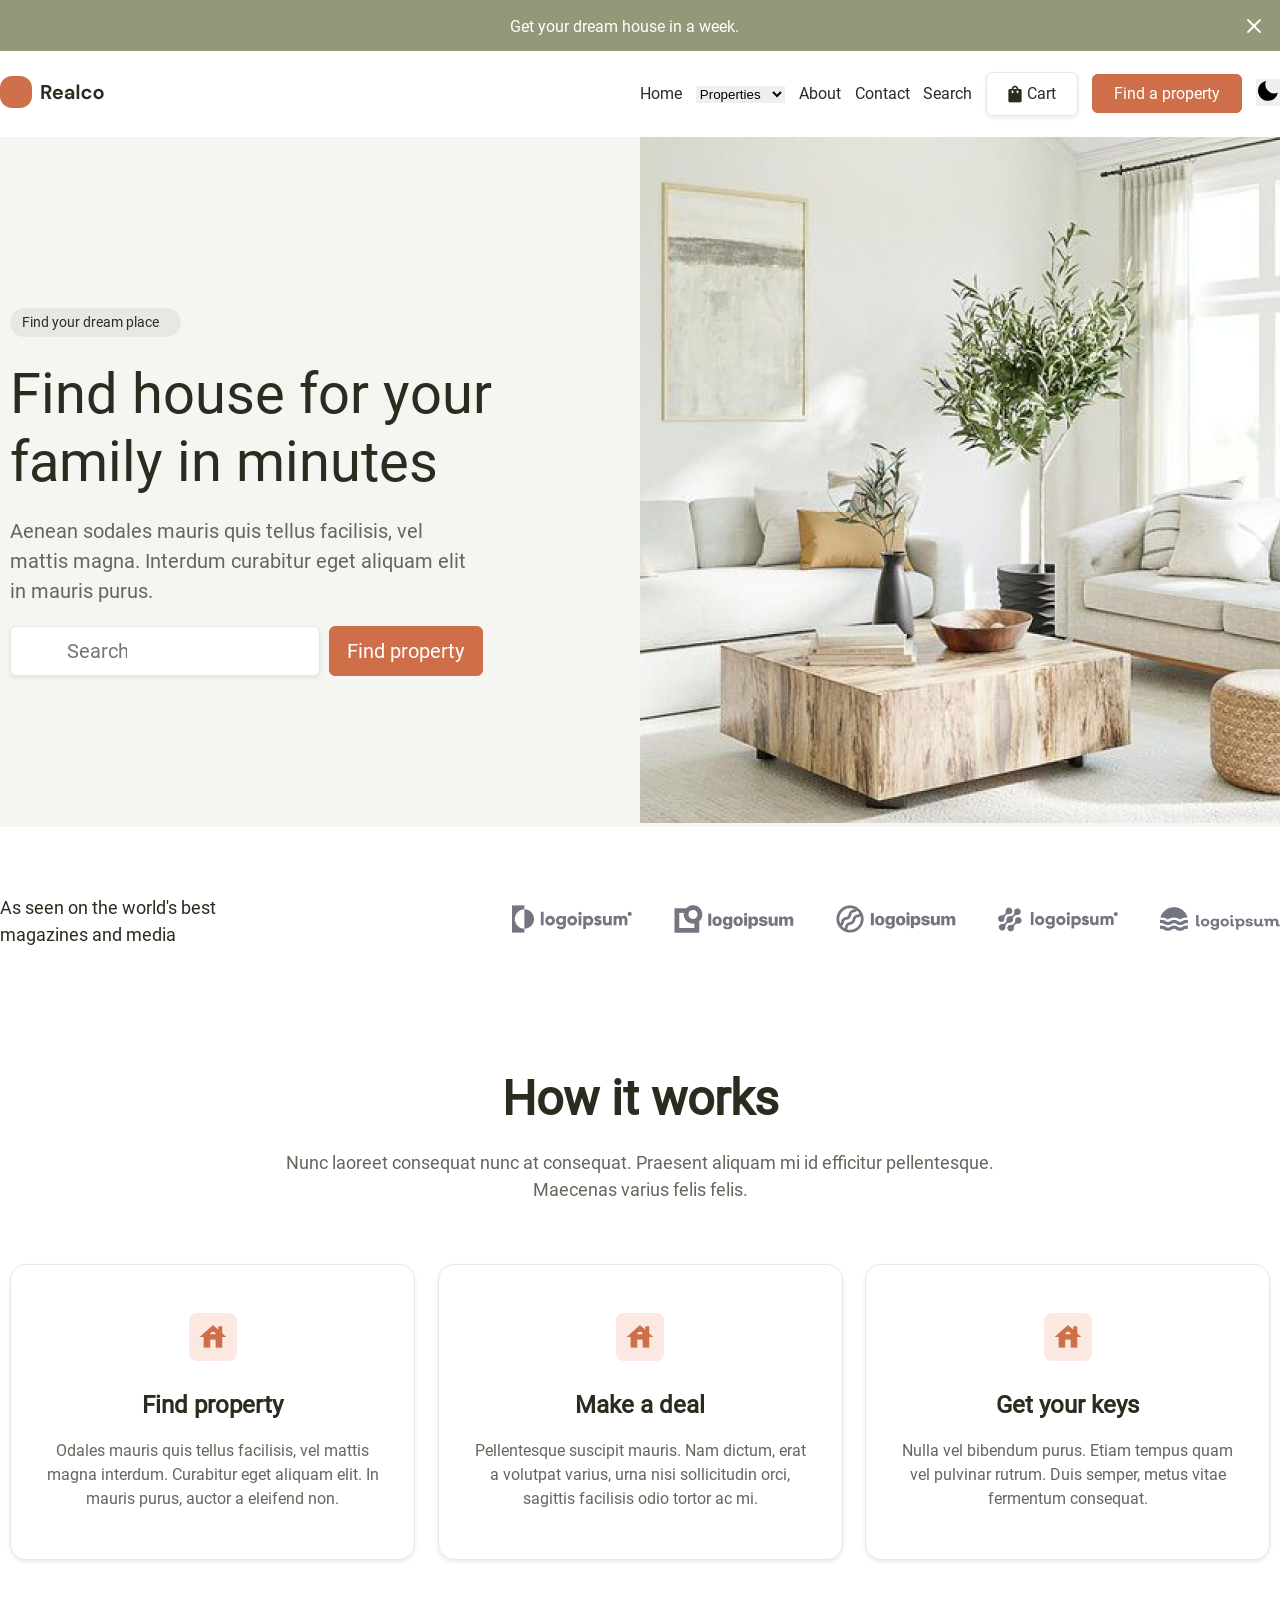
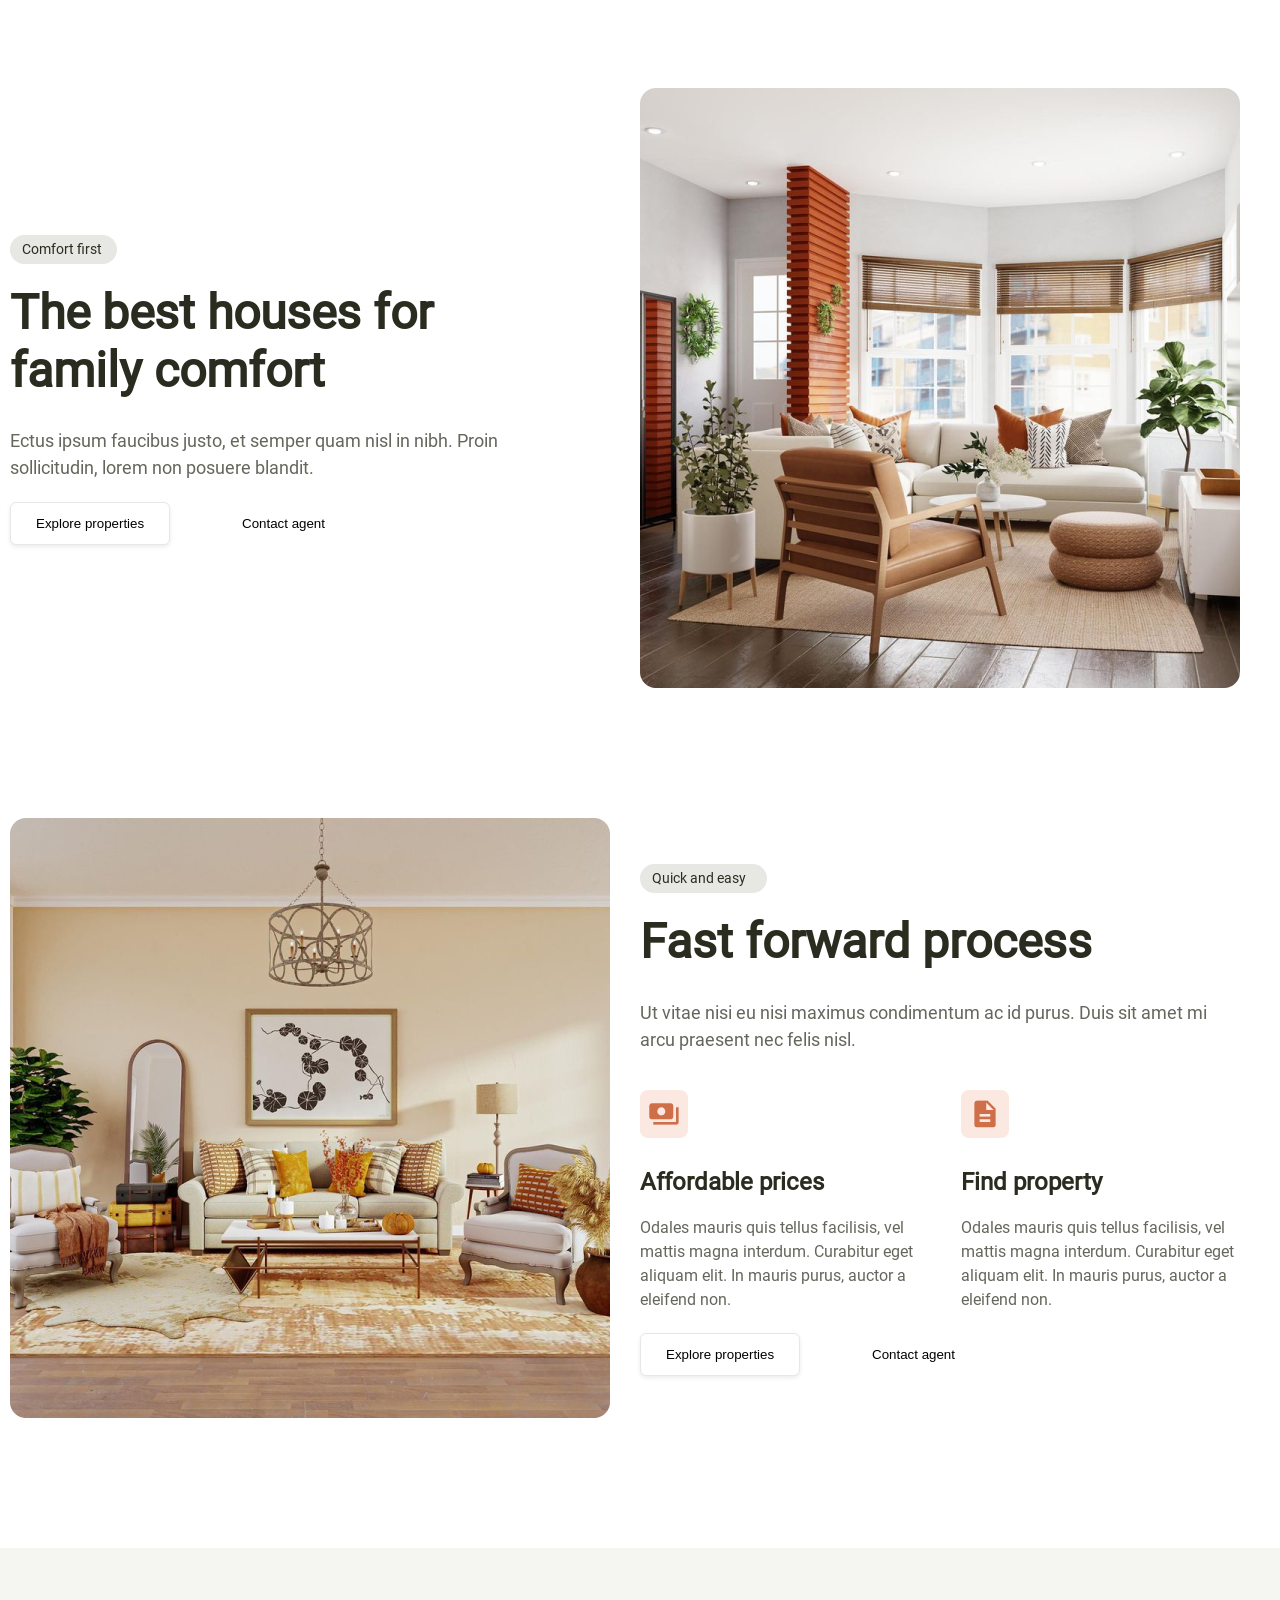
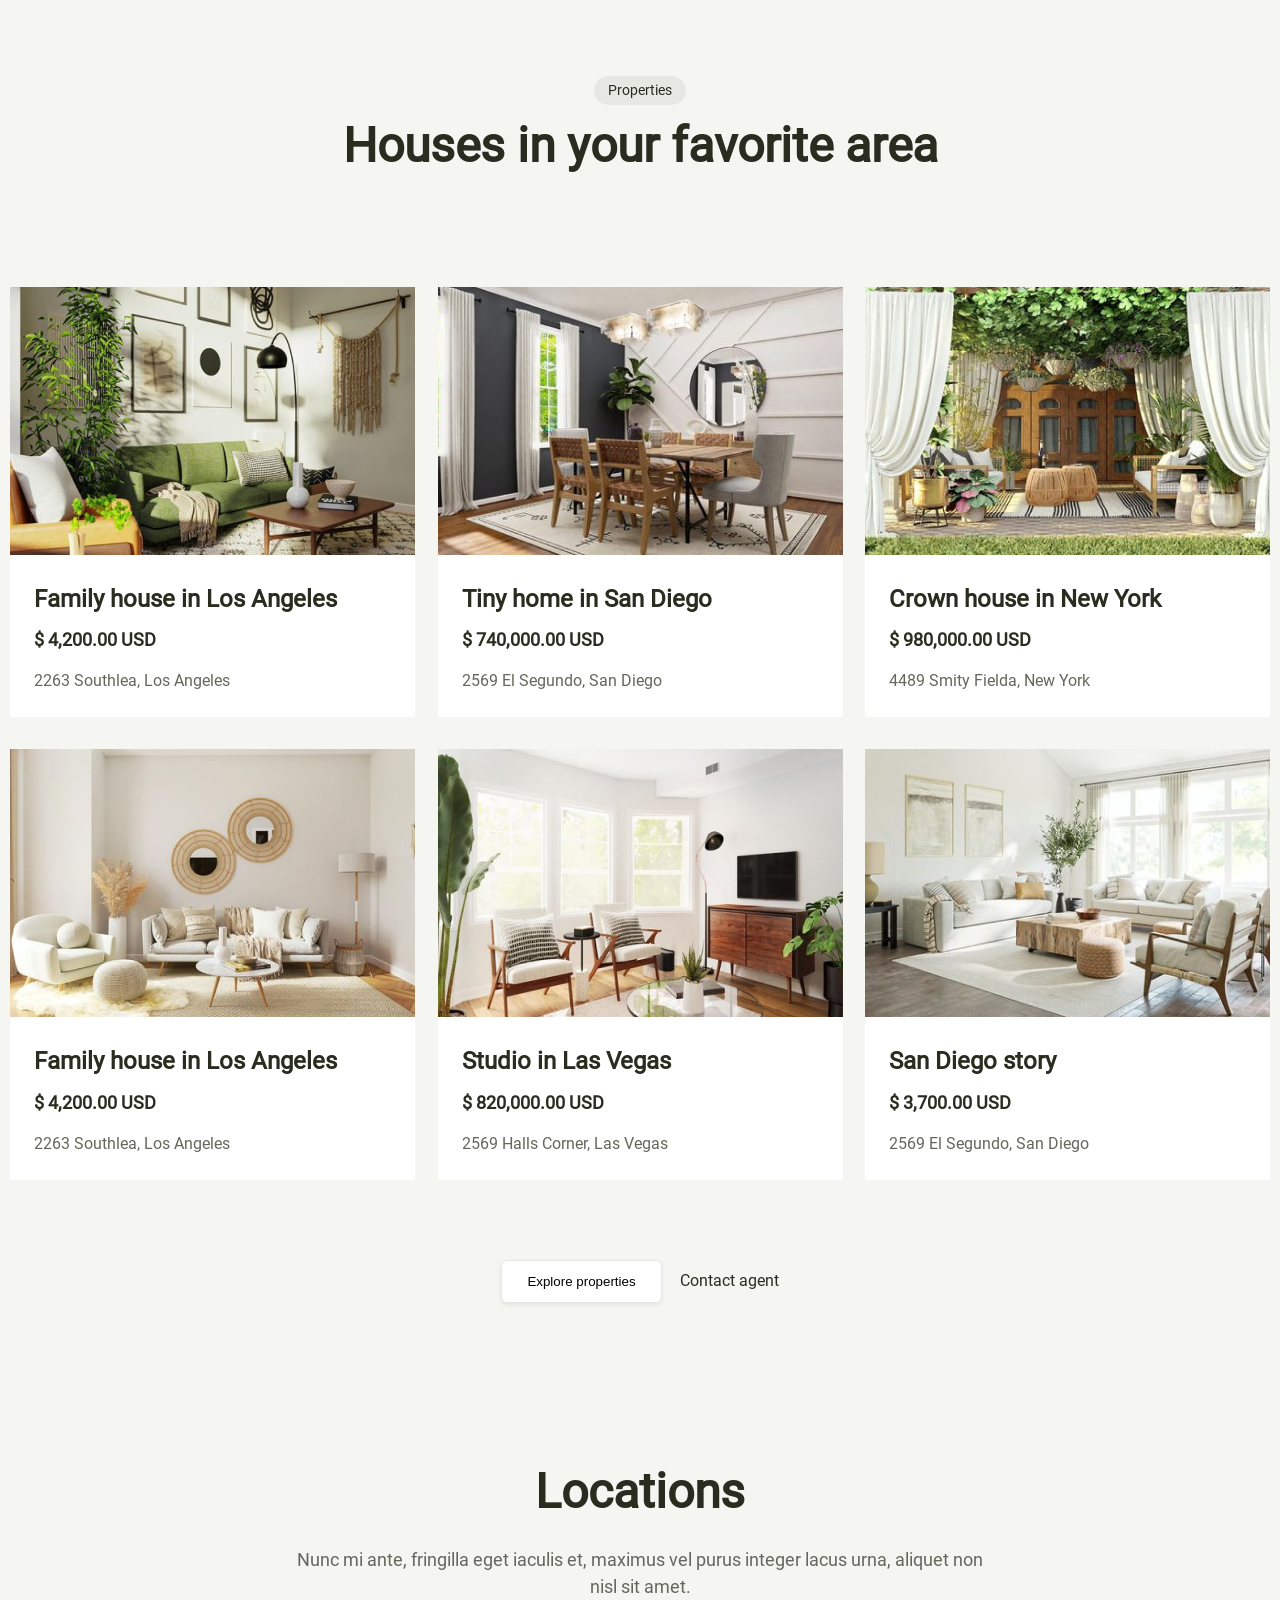
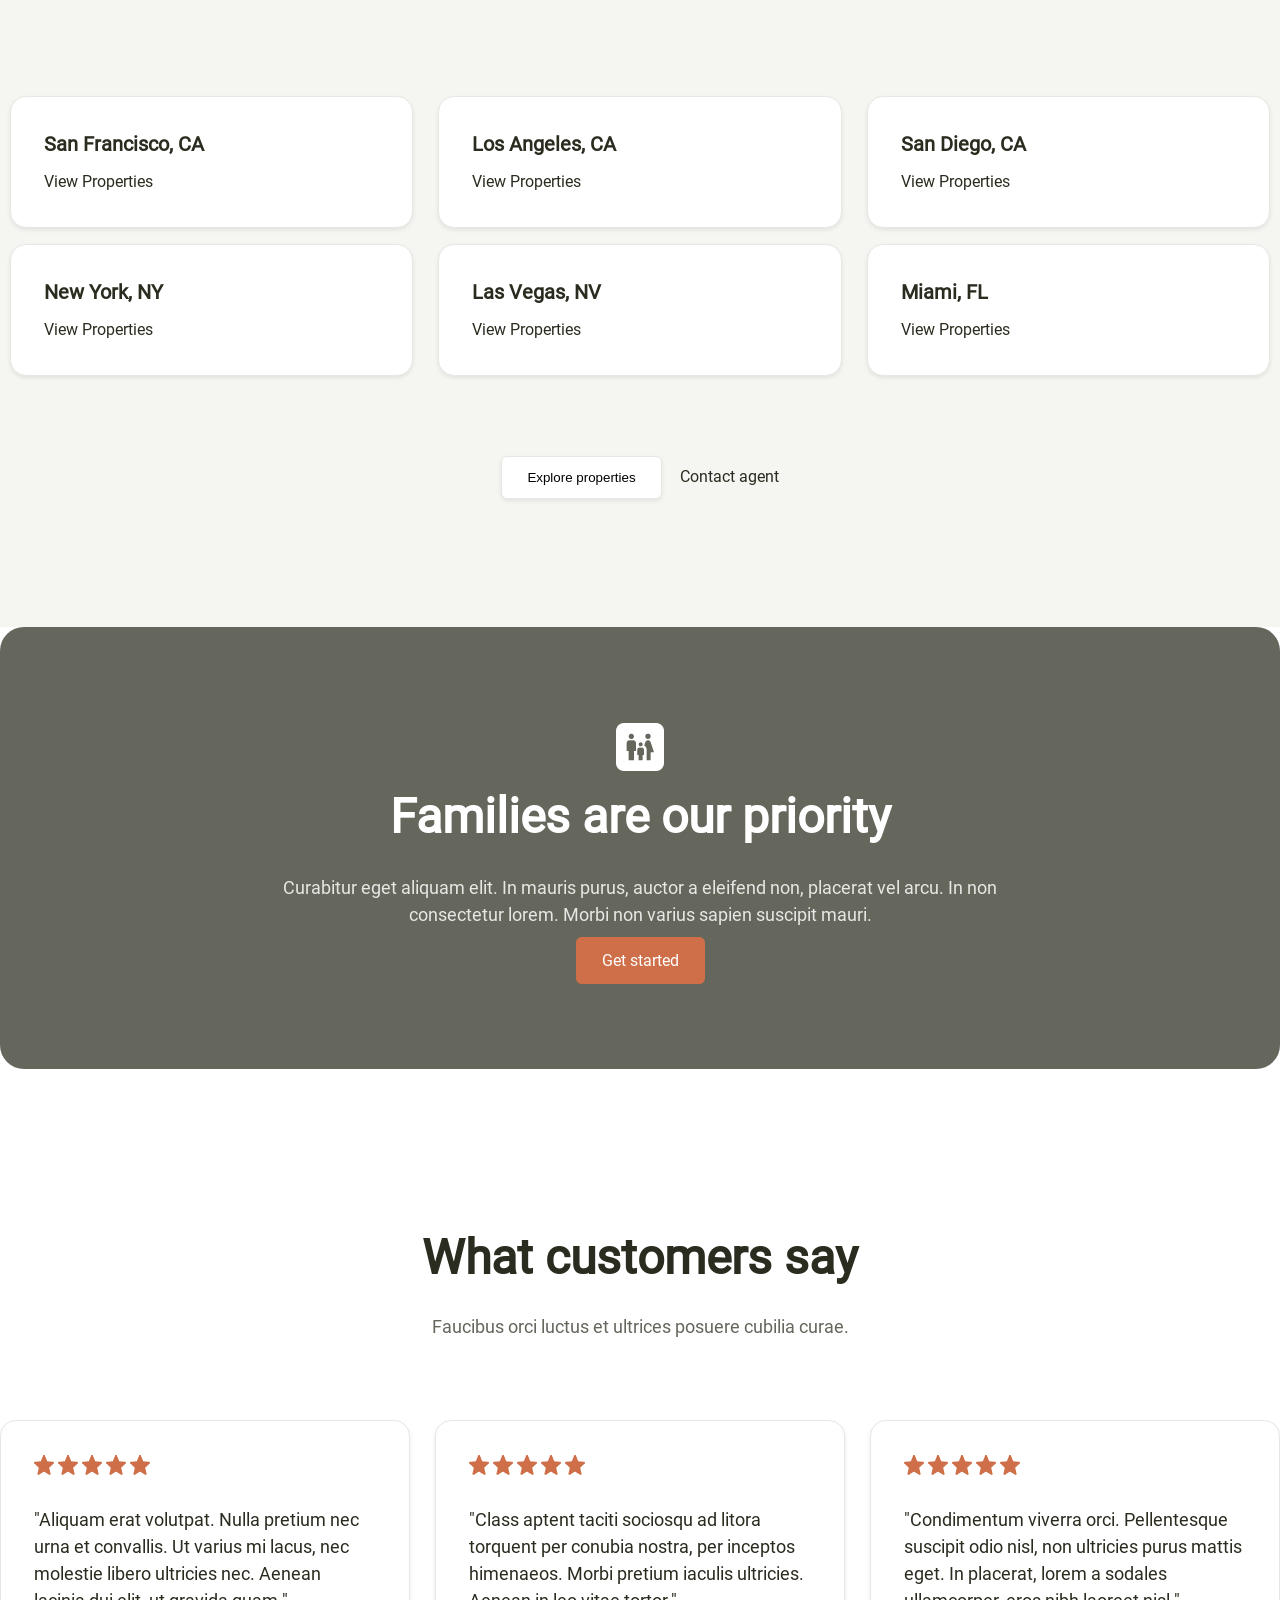
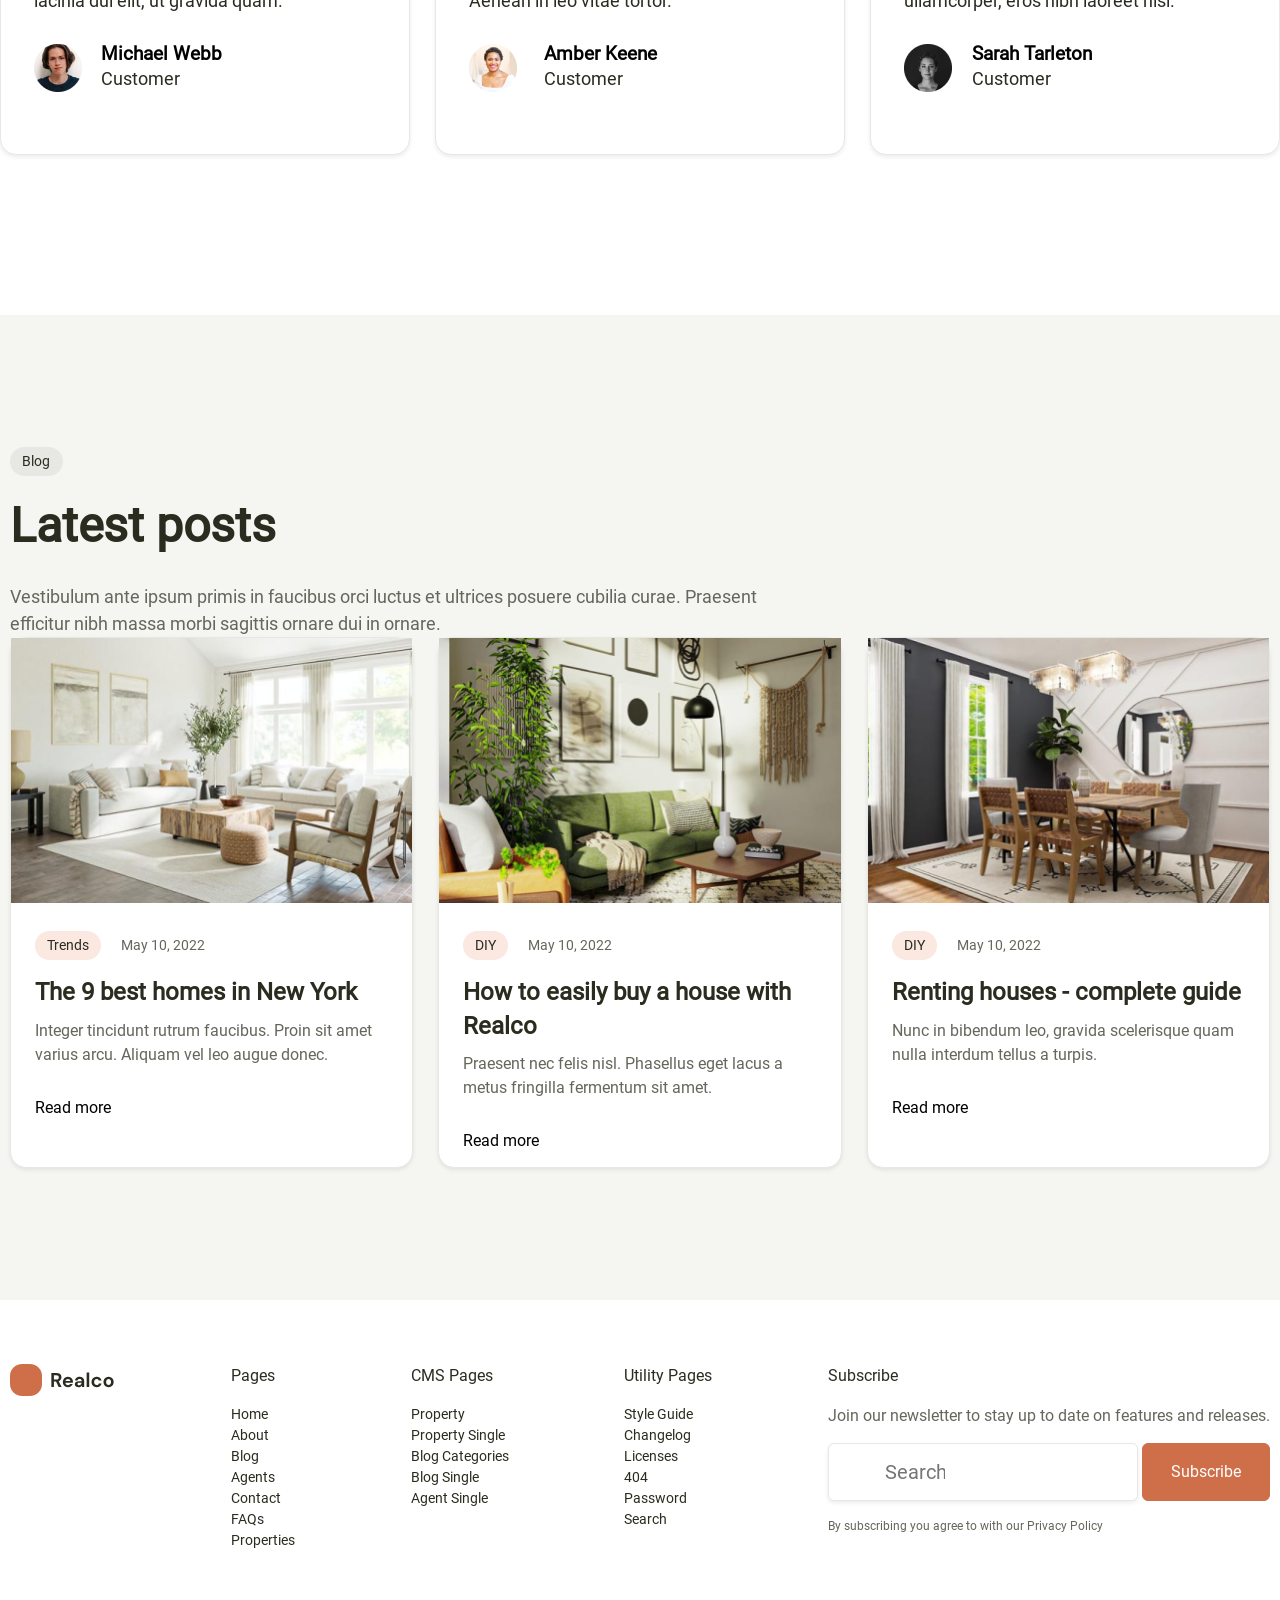
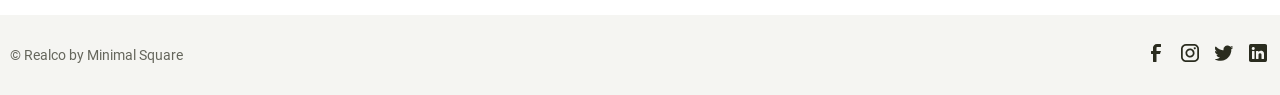
<file: index.html>
<!DOCTYPE html>
<html lang="en">
<head>
  <meta charset="UTF-8">
  <meta http-equiv="X-UA-Compatible" content="IE=edge">
  <meta name="viewport" content="width=device-width, initial-scale=1.0">
  <title>Exam</title>
  <link rel="stylesheet" href="./scss/style.css">
</head>
<body class="home">
  
  <div class="info_wrapper">
    <div class="info container">
      <p class="info_rek">Get your dream house in a week.</p>
      <img class="info_rekIcon" src="./img/icons/x_icon.svg" alt="">
    </div>
  </div>
  
  <header class="container">
    <a href="#">
      <svg class="logo_site" width="105" height="32" viewBox="0 0 105 32" fill="none" xmlns="http://www.w3.org/2000/svg">
        <path d="M20 0H12C5.37258 0 0 5.37258 0 12V20C0 26.6274 5.37258 32 12 32H20C26.6274 32 32 26.6274 32 20V12C32 5.37258 26.6274 0 20 0Z" fill="#CF6F49"/>
        <path d="M41.36 23V9H46.5C47.62 9 48.54 9.19333 49.26 9.58C49.9933 9.95333 50.54 10.4667 50.9 11.12C51.26 11.76 51.44 12.4733 51.44 13.26C51.44 14.1133 51.2133 14.8933 50.76 15.6C50.32 16.3067 49.6267 16.82 48.68 17.14L51.58 23H48.64L46.04 17.48H43.92V23H41.36ZM43.92 15.6H46.34C47.1933 15.6 47.82 15.3933 48.22 14.98C48.62 14.5667 48.82 14.02 48.82 13.34C48.82 12.6733 48.62 12.14 48.22 11.74C47.8333 11.34 47.2 11.14 46.32 11.14H43.92V15.6ZM57.9755 23.24C56.9755 23.24 56.0888 23.0267 55.3155 22.6C54.5421 22.1733 53.9355 21.5733 53.4955 20.8C53.0555 20.0267 52.8355 19.1333 52.8355 18.12C52.8355 17.0933 53.0488 16.18 53.4755 15.38C53.9155 14.58 54.5155 13.96 55.2755 13.52C56.0488 13.0667 56.9555 12.84 57.9955 12.84C58.9688 12.84 59.8288 13.0533 60.5755 13.48C61.3221 13.9067 61.9021 14.4933 62.3155 15.24C62.7421 15.9733 62.9555 16.7933 62.9555 17.7C62.9555 17.8467 62.9488 18 62.9355 18.16C62.9355 18.32 62.9288 18.4867 62.9155 18.66H55.3755C55.4288 19.4333 55.6955 20.04 56.1755 20.48C56.6688 20.92 57.2621 21.14 57.9555 21.14C58.4755 21.14 58.9088 21.0267 59.2555 20.8C59.6155 20.56 59.8821 20.2533 60.0555 19.88H62.6555C62.4688 20.5067 62.1555 21.08 61.7155 21.6C61.2888 22.1067 60.7555 22.5067 60.1155 22.8C59.4888 23.0933 58.7755 23.24 57.9755 23.24ZM57.9955 14.92C57.3688 14.92 56.8155 15.1 56.3355 15.46C55.8555 15.8067 55.5488 16.34 55.4155 17.06H60.3555C60.3155 16.4067 60.0755 15.8867 59.6355 15.5C59.1955 15.1133 58.6488 14.92 57.9955 14.92ZM68.5286 23.24C67.6753 23.24 66.9753 23.1067 66.4286 22.84C65.8819 22.56 65.4753 22.1933 65.2086 21.74C64.9419 21.2867 64.8086 20.7867 64.8086 20.24C64.8086 19.32 65.1686 18.5733 65.8886 18C66.6086 17.4267 67.6886 17.14 69.1286 17.14H71.6486V16.9C71.6486 16.22 71.4553 15.72 71.0686 15.4C70.6819 15.08 70.2019 14.92 69.6286 14.92C69.1086 14.92 68.6553 15.0467 68.2686 15.3C67.8819 15.54 67.6419 15.9 67.5486 16.38H65.0486C65.1153 15.66 65.3553 15.0333 65.7686 14.5C66.1953 13.9667 66.7419 13.56 67.4086 13.28C68.0753 12.9867 68.8219 12.84 69.6486 12.84C71.0619 12.84 72.1753 13.1933 72.9886 13.9C73.8019 14.6067 74.2086 15.6067 74.2086 16.9V23H72.0286L71.7886 21.4C71.4953 21.9333 71.0819 22.3733 70.5486 22.72C70.0286 23.0667 69.3553 23.24 68.5286 23.24ZM69.1086 21.24C69.8419 21.24 70.4086 21 70.8086 20.52C71.2219 20.04 71.4819 19.4467 71.5886 18.74H69.4086C68.7286 18.74 68.2419 18.8667 67.9486 19.12C67.6553 19.36 67.5086 19.66 67.5086 20.02C67.5086 20.4067 67.6553 20.7067 67.9486 20.92C68.2419 21.1333 68.6286 21.24 69.1086 21.24ZM76.6516 23V8.6H79.2116V23H76.6516ZM86.6873 23.24C85.674 23.24 84.7807 23.02 84.0073 22.58C83.234 22.14 82.6207 21.5267 82.1673 20.74C81.7273 19.9533 81.5073 19.0533 81.5073 18.04C81.5073 17.0267 81.7273 16.1267 82.1673 15.34C82.6207 14.5533 83.234 13.94 84.0073 13.5C84.7807 13.06 85.674 12.84 86.6873 12.84C87.954 12.84 89.0207 13.1733 89.8873 13.84C90.754 14.4933 91.3073 15.4 91.5473 16.56H88.8473C88.714 16.08 88.4473 15.7067 88.0473 15.44C87.6607 15.16 87.2007 15.02 86.6673 15.02C85.9607 15.02 85.3607 15.2867 84.8673 15.82C84.374 16.3533 84.1273 17.0933 84.1273 18.04C84.1273 18.9867 84.374 19.7267 84.8673 20.26C85.3607 20.7933 85.9607 21.06 86.6673 21.06C87.2007 21.06 87.6607 20.9267 88.0473 20.66C88.4473 20.3933 88.714 20.0133 88.8473 19.52H91.5473C91.3073 20.64 90.754 21.54 89.8873 22.22C89.0207 22.9 87.954 23.24 86.6873 23.24ZM98.5795 23.24C97.6195 23.24 96.7529 23.02 95.9795 22.58C95.2195 22.14 94.6129 21.5333 94.1595 20.76C93.7195 19.9733 93.4995 19.0667 93.4995 18.04C93.4995 17.0133 93.7262 16.1133 94.1795 15.34C94.6329 14.5533 95.2395 13.94 95.9995 13.5C96.7729 13.06 97.6395 12.84 98.5995 12.84C99.5462 12.84 100.4 13.06 101.16 13.5C101.933 13.94 102.54 14.5533 102.98 15.34C103.433 16.1133 103.66 17.0133 103.66 18.04C103.66 19.0667 103.433 19.9733 102.98 20.76C102.54 21.5333 101.933 22.14 101.16 22.58C100.386 23.02 99.5262 23.24 98.5795 23.24ZM98.5795 21.02C99.2462 21.02 99.8262 20.7733 100.32 20.28C100.813 19.7733 101.06 19.0267 101.06 18.04C101.06 17.0533 100.813 16.3133 100.32 15.82C99.8262 15.3133 99.2529 15.06 98.5995 15.06C97.9195 15.06 97.3329 15.3133 96.8395 15.82C96.3595 16.3133 96.1195 17.0533 96.1195 18.04C96.1195 19.0267 96.3595 19.7733 96.8395 20.28C97.3329 20.7733 97.9129 21.02 98.5795 21.02Z" fill="#2A2C1F"/>
        </svg>        
    </a>
    <nav>
      <ul>
        <li>
          <a href="#1">
            Home
          </a>
        </li>
        <li>
          <select class="select">
            <option value="Properties">Properties</option>
            <option value="Properties">Properties2</option>
            <option value="Properties">Properties3</option>
            <option value="Properties">Properties4</option>
          </select>
        </li>
        <li>
          <a href="#2">
            About
          </a>
        </li>
        <li>
          <a href="#5">
            Contact
          </a>
        </li>
        <li class="search">
          <a href="#6">
            Search
          </a>
        </li>
        <li class="card">
          <img src="./img/icons/shoppingIcon.png" alt="">
          <a href="#8">
            Cart
          </a>
        </li>
        <li>
          <a class="find" href="#9">
            Find a property
          </a>
        </li>
        <li>
          <button id="dark-light">
            <svg
                 xmlns="http://www.w3.org/2000/svg"
                 width="24"
                 height="24"
                 viewBox="0 0 24 24"
                 style="fill: rgba(0, 0, 0, 1)"
               >
                 <path
                   d="M12 11.807A9.002 9.002 0 0 1 10.049 2a9.942 9.942 0 0 0-5.12 2.735c-3.905 3.905-3.905 10.237 0 14.142 3.906 3.906 10.237 3.905 14.143 0a9.946 9.946 0 0 0 2.735-5.119A9.003 9.003 0 0 1 12 11.807z"
                 ></path>
               </svg>
         </button>
        </li>
      </ul>
    </nav>
  </header>

  <main class="">
    <div class="hiro_wrapper">
      <section class="hiro container" id="1">
        <div class="content">
          <p class="info">
            Find your dream place
          </p>
          <h2>
            Find house for your family in minutes
          </h2>
          <p>
            Aenean sodales mauris quis tellus facilisis, vel mattis magna. Interdum curabitur eget aliquam elit in mauris purus.
          </p>
          <form action="">
            <input type="text" placeholder="Search">
            <button>Find property</button>
          </form>
        </div>
        <div>
          <img src="./img/hiro_img.png" alt="">
        </div>
      </section>
    </div>

    <section class="logos container" id="2">
      <p>As seen on the world's best magazines and media</p>
      <ul>
        <li>
          <a href="#">
            <img src="./img/logo_img1.png" alt="logo image">
          </a>
        </li>
        <li>
          <a href="#">
            <img src="./img/logo_img2.png" alt="logo image">
          </a>
        </li>
        <li>
          <a href="#">
            <img src="./img/logo_img3.png" alt="logo image">
          </a>
        </li>
        <li>
          <a href="#">
            <img src="./img/logo_img4.png" alt="logo image">
          </a>
        </li>
        <li>
          <a href="#">
            <img src="./img/logo_img5.png" alt="logo image">
          </a>
        </li>
      </ul>
    </section>

    <section class="how container" id="3">
      <h2>
        How it works
      </h2>
      <p class="info">
        Nunc laoreet consequat nunc at consequat. Praesent aliquam mi id efficitur pellentesque. Maecenas varius felis felis.
      </p>
      <ul>
        <li>
          <img src="./img/icons/how_icon1.png" alt="">
          <h3>
            Find property
          </h3>
          <p>
            Odales mauris quis tellus facilisis, vel mattis magna interdum. Curabitur eget aliquam elit. In mauris purus, auctor a eleifend non.
          </p>
        </li>
        <li>
          <img src="./img/icons/how_icon1.png" alt="">
          <h3>
            Make a deal
          </h3>
          <p>
            Pellentesque suscipit mauris. Nam dictum, erat a volutpat varius, urna nisi sollicitudin orci, sagittis facilisis odio tortor ac mi.
          </p>
        </li>
        <li>
          <img src="./img/icons/how_icon1.png" alt="">
          <h3>
            Get your keys
          </h3>
          <p>
            Nulla vel bibendum purus. Etiam tempus quam vel pulvinar rutrum. Duis semper, metus vitae fermentum consequat.
          </p>
        </li>
      </ul>
    </section>

    <section class="best container" id="4">
      <div class="content">
        <p class="info">Comfort first</p>
        <h2>
          The best houses for family comfort
        </h2>
        <p class="text">
          Ectus ipsum faucibus justo, et semper quam nisl in nibh. Proin sollicitudin, lorem non posuere blandit.
        </p>
        <div class="btns">
          <button class="btn1">
            Explore properties
          </button>
          <button class="btn2">
            Contact agent
          </button>
        </div>
      </div>
      <div>
        <img src="./img/best_img.png" alt="">
      </div>
    </section>

    <section class="forward container" id="5">
      <div>
        <img src="./img/forward_img.png" alt="">
      </div>
      <div class="content">
        <p class="info">Quick and easy</p>
        <h2>
          Fast forward process
        </h2>
        <p class="text">
          Ut vitae nisi eu nisi maximus condimentum ac id purus. Duis sit amet mi arcu praesent nec felis nisl.        
        </p>
        <ul>
          <li>
            <img src="./img/icons/forward_Icon1.png" alt="">
            <h3>
              Affordable prices
            </h3>
            <p>
              Odales mauris quis tellus facilisis, vel mattis magna interdum. Curabitur eget aliquam elit. In mauris purus, auctor a eleifend non.
            </p>
          </li>
          <li>
            <img src="./img/icons/forward_icon2.png" alt="">
            <h3>
              Find property
            </h3>
            <p>
              Odales mauris quis tellus facilisis, vel mattis magna interdum. Curabitur eget aliquam elit. In mauris purus, auctor a eleifend non.
            </p>
          </li>
        </ul>
        <div class="btns">
          <button class="btn1">
            Explore properties
          </button>
          <button class="btn2">
            Contact agent
          </button>
        </div>
      </div>
    </section>

    <div class="houses_wrapper" id="6">
      <section class="houses container">
        <p class="info ">
          Properties
        </p>
        <h2>
          Houses in your favorite area
        </h2>
        <ul>
          <li>
            <img src="./img/houses1.png" alt="">
            <div class="contents">
              <h3>
              Family house in Los Angeles
            </h3>
            <p class="prise">
              $ 4,200.00 USD
            </p>
            <p class="text">
              2263 Southlea, Los Angeles
            </p>
            </div>
          </li>
          <li>
            <img src="./img/houses2.png" alt="">
            <div class="contents">
              <h3>
                Tiny home in San Diego
            </h3>
            <p class="prise">
              $ 740,000.00 USD
            </p>
            <p class="text">
              2569 El Segundo, San Diego
            </p>
            </div>
          </li>
          <li>
            <img src="./img/houses3.png" alt="">
            <div class="contents">
              <h3>
              Crown house in New York
            </h3>
            <p class="prise">
              $ 980,000.00 USD
            </p>
            <p class="text">
              4489 Smity Fielda, New York
            </p>
            </div>
          </li>
          <li>
            <img src="./img/houses4.png" alt="">
            <div class="contents">
              <h3>
                Family house in Los Angeles
            </h3>
            <p class="prise">
              $ 4,200.00 USD
            </p>
            <p class="text">
              2263 Southlea, Los Angeles
            </p>
            </div>
          </li>
          <li>
            <img src="./img/houses5.png" alt="">
            <div class="contents">
              <h3>
                Studio in Las Vegas
            </h3>
            <p class="prise">
              $ 820,000.00 USD
            </p>
            <p class="text">
              2569 Halls Corner, Las Vegas
            </p>
            </div>
          </li>
          <li>
            <img src="./img/houses6.png" alt="">
            <div class="contents">
              <h3>
                San Diego story
            </h3>
            <p class="prise">
              $ 3,700.00 USD
            </p>
            <p class="text">
              2569 El Segundo, San Diego
            </p>
            </div>
          </li>
        </ul>
        <div class="btns">
          <button class="btn1">
            Explore properties
          </button>
          <a href="#" class="btn2">
            Contact agent
          </a>
        </div>
      </section>
    </div>

    <div class="location_wrapper" id="7">
      <section class="location container">
        <h2>
          Locations
        </h2>
        <p class="infos">
          Nunc mi ante, fringilla eget iaculis et, maximus vel purus integer lacus urna, aliquet non nisl sit amet.
        </p>
        <ul>
          <li>
            <h3>
              San Francisco, CA
            </h3>
            <p class="text">
              View Properties
            </p>
          </li>
          <li>
            <h3>
              Los Angeles, CA
            </h3>
            <p class="text">
              View Properties
            </p>
          </li>
          <li>
            <h3>
              San Diego, CA
            </h3>
            <p class="text">
              View Properties
            </p>
          </li>
          <li>
            <h3>
              New York, NY
            </h3>
            <p class="text">
              View Properties
            </p>
          </li>
          <li>
            <h3>
              Las Vegas, NV
            </h3>
            <p class="text">
              View Properties
            </p>
          </li>
          <li>
            <h3>
              Miami, FL
            </h3>
            <p class="text">
              View Properties
            </p>
          </li>
        </ul>
        <div class="btns">
          <button class="btn1">
            Explore properties
          </button>
          <a href="#" class="btn2">
            Contact agent
          </a>
        </div>
      </section>
    </div>

    <section class="family container" id="8">
      <img src="./img/icons/familes_icon.png" alt="">
      <h2>
        Families are our priority
      </h2>
      <p>
        Curabitur eget aliquam elit. In mauris purus, auctor a eleifend non, placerat vel arcu. In non consectetur lorem. Morbi non varius sapien suscipit mauri.
      </p>
      <a href="#">
        Get started
      </a>
    </section>

    <section class="customers container" id="9">
      <h2>
        What customers say
      </h2>
      <p class="info">
        Faucibus orci luctus et ultrices posuere cubilia curae.
      </p>
      <ul>
        <li>
          <img src="./img/icons/stars.png" alt="">
          <p>
            "Aliquam erat volutpat. Nulla pretium nec urna et convallis. Ut varius mi lacus, nec molestie libero ultricies nec. Aenean lacinia dui elit, ut gravida quam."
          </p>
          <div>
            <img src="./img/person1.png" alt="">
            <span>
              <h3>Michael Webb</h3>
              <p class="job">Customer</p>
            </span>
          </div>
        </li>
        <li>
          <img src="./img/icons/stars.png" alt="">
          <p>
            "Class aptent taciti sociosqu ad litora torquent per conubia nostra, per inceptos himenaeos. Morbi pretium iaculis ultricies. Aenean in leo vitae tortor."
          </p>
          <div>
            <img src="./img/person2.png" alt="">
            <span>
              <h3>Amber Keene</h3>
              <p class="job">Customer</p>
            </span>
          </div>
        </li>
        <li>
          <img src="./img/icons/stars.png" alt="">
          <p>
            "Condimentum viverra orci. Pellentesque suscipit odio nisl, non ultricies purus mattis eget. In placerat, lorem a sodales ullamcorper, eros nibh laoreet nisl."
          </p>
          <div>
            <img src="./img/person3.png" alt="">
            <span>
              <h3>Sarah Tarleton</h3>
              <p class="job">Customer</p>
            </span>
          </div>
        </li>
      </ul>
    </section>
    
    <div class="latest_wrapper" id="10">
      <section class="latest container">
        <p class="info">Blog</p>
        <h2>
          Latest posts
        </h2>
        <p class="text">
          Vestibulum ante ipsum primis in faucibus orci luctus et ultrices posuere cubilia curae. Praesent efficitur nibh massa morbi sagittis ornare dui in ornare.
        </p>
        <ul>
          <li>
            <img src="./img/latset_img1.png" alt="">
            <div>
              <p class="infos">
                Trends
              </p>  
              <p class="date">
                May 10, 2022
              </p>
              <h3>
                The 9 best homes in New York
              </h3>
              <p class="texts">
                Integer tincidunt rutrum faucibus. Proin sit amet varius arcu. Aliquam vel leo augue donec.
              </p>
              <a href="#">
                Read more
              </a>
            </div>
          </li>
          <li>
            <img src="./img/latset_img2.png" alt="">
            <div>
              <p class="infos">
                DIY
              </p>  
              <p class="date">
                May 10, 2022
              </p>
              <h3>
                How to easily buy a house with Realco
              </h3>
              <p class="texts">
                Praesent nec felis nisl. Phasellus eget lacus a metus fringilla fermentum sit amet.  
              </p>
              <a href="#">
                Read more
              </a>
            </div>
          </li>
          <li>
            <img src="./img/latset_img3.png" alt="">
            <div>
              <p class="infos">
                DIY
              </p>  
              <p class="date">
                May 10, 2022
              </p>
              <h3>
                Renting houses - complete guide
              </h3>
              <p class="texts">
                Nunc in bibendum leo, gravida scelerisque quam nulla interdum tellus a turpis.  
              </p>
              <a href="#">
                Read more
              </a>
            </div>
          </li>
        </ul>
      </section>
    </div>
  </main>

  <footer class="footer">
    <div class="top container">
      <a href="#">
        <img src="./img/site_logo.svg" alt=""> 
      </a>
      <div>
        <ul>
          <li>
            <h4>
              Pages
            </h4>
          </li>
          <li>
            <a href="#">
              Home
            </a>
          </li>
          <li>
            <a href="#">
              About
            </a>
          </li>
          <li>
            <a href="#">
              Blog
            </a>
          </li>
          <li>
            <a href="#">
              Agents
            </a>
          </li>
          <li>
            <a href="#">
              Contact
            </a>
          </li>
          <li>
            <a href="#">
              FAQs
            </a>
          </li>
          <li>
            <a href="#">
              Properties
            </a>
          </li>
        </ul>
      </div> 
      <div>
        <ul>
          <li>
            <h4>
              CMS Pages
            </h4>
          </li>
          <li>
            <a href="#">
              Property
            </a>
          </li>
          <li>
            <a href="#">
              Property Single
            </a>
          </li>
          <li>
            <a href="#">
              Blog Categories
            </a>
          </li>
          <li>
            <a href="#">
              Blog Single
            </a>
          </li>
          <li>
            <a href="#">
              Agent Single
            </a>
          </li>
        </ul>
      </div> 
      <div>
        <ul>
          <li>
            <h4>
              Utility Pages
            </h4>
          </li>
          <li>
            <a href="#">
              Style Guide
            </a>
          </li>
          <li>
            <a href="#">
              Changelog
            </a>
          </li>
          <li>
            <a href="#">
              Licenses
            </a>
          </li>
          <li>
            <a href="#">
              404
            </a>
          </li>
          <li>
            <a href="#">
              Password
            </a>
          </li>
          <li>
            <a href="#">
              Search
            </a>
          </li>
        </ul>
      </div> 
      <div>
        <h4>
          Subscribe
        </h4>
        <p class="info_full">
          Join our newsletter to stay up to date on features and releases.
        </p>
        <form action="">
          <input type="text" placeholder="Search">
          <button>Subscribe</button>
        </form>
        <p class="priv">
          By subscribing you agree to with our Privacy Policy
        </p>
      </div>
    </div>
    <div class="bottom_wrapper">
      <div class="bottom container">
        <p>
          © Realco by Minimal Square
        </p>
        <ul>
          <li>
            <a href="#">
              <img src="./img/icons/facebook_icon.png" alt="">
            </a>
          </li>
          <li>
            <a href="#">
              <img src="./img/icons/instagram_icon.png" alt="">
            </a>
          </li>
          <li>
            <a href="#">
              <img src="./img/icons/twitter_icon.png" alt="">
            </a>
          </li>
          <li>
            <a href="#">
              <img src="./img/icons/linkedIn_icon.png" alt="">
            </a>
          </li>
        </ul>
      </div>
    </div>
  </footer>

  <script src="./js/main.js">
   
 </script> 

</body>
</html>
</file>
<file: scss/style.css>
@font-face {
  font-family: "Roboto";
  src: url("../../fonts/Roboto-Regular.ttf");
  font-style: normal;
  font-weight: normal;
}
* {
  margin: 0;
  padding: 0;
  box-sizing: border-box;
  -webkit-user-select: none;
     -moz-user-select: none;
          user-select: none;
}

body {
  font-family: Roboto;
  font-size: 16px;
  font-style: normal;
  font-weight: 400;
  color: #000000;
}

a {
  text-decoration: none;
  color: inherit;
}

ul {
  padding: 0;
  list-style-type: none;
}

button {
  border: none;
}

.dark {
  background-color: black;
}

.dark * {
  color: white !important;
}

.container {
  max-width: 1280px;
  margin: 0 auto;
  padding: 0 10px;
}

.home .info_wrapper {
  padding-top: 10px;
  padding-bottom: 9px;
  text-align: center;
  color: #ffffff;
  background-color: #939878;
}
.home .info_wrapper .info {
  display: flex;
  align-items: center;
  justify-content: space-between;
}
.home .info_wrapper .info .info_rek {
  margin-left: auto;
  margin-right: auto;
  position: relative;
}
.home .info_wrapper .info .info_rek .info_rekIcon {
  position: absolute;
  top: 5px;
  right: 5%;
}
.home .info_wrapper .info .info_rek .info_rekIcon :hover {
  fill: red;
}
.home header {
  display: flex;
  align-items: center;
  justify-content: space-between;
  padding: 21px 0;
}
.home header nav {
  width: 50%;
}
.home header nav ul {
  display: flex;
  align-items: center;
  justify-content: space-between;
}
.home header nav ul li {
  color: #2A2C1F;
  font-family: Roboto;
  font-size: 16px;
  font-style: normal;
  font-weight: 400;
  line-height: 24px;
}
.home header nav ul li .select {
  border: none;
}
.home header nav ul li .find {
  padding: 9px 21px;
  color: #FFF;
  text-align: center;
  font-family: Roboto;
  font-size: 16px;
  font-style: normal;
  font-weight: 400;
  line-height: 24px; /* 150% */
  border-radius: 6px;
  border: 1px solid #CF6F49;
  background: #CF6F49;
  transition: all;
}
.home header nav ul li .find:hover {
  color: #CF6F49;
  background-color: #ffffff;
}
.home header nav ul .card {
  display: flex;
  align-items: center;
  justify-content: space-between;
  padding: 9px 21px 9px 21px;
  border-radius: 6px;
  border: 1px solid #E7E8E3;
  background: #FFF;
  box-shadow: 0px 2px 4px 0px rgba(0, 0, 0, 0.08);
}
.home header nav ul .card a {
  margin-left: 5px;
}
.home main .hiro_wrapper {
  background-color: #F5F5F2;
}
.home main .hiro_wrapper .hiro {
  display: flex;
  flex-wrap: wrap;
  align-items: center;
  justify-content: space-between;
}
.home main .hiro_wrapper .hiro .content {
  width: 50%;
}
.home main .hiro_wrapper .hiro .content .info {
  margin-bottom: 24px;
  padding: 4px 12px;
  width: 171px;
  color: #2A2C1F;
  font-family: Roboto;
  font-size: 14px;
  font-style: normal;
  font-weight: 400;
  line-height: 21px; /* 150% */
  border-radius: 32px;
  background: #E7E8E3;
}
.home main .hiro_wrapper .hiro .content h2 {
  color: #2A2C1F;
  font-family: Roboto;
  font-size: 56px;
  font-style: normal;
  font-weight: 400;
  line-height: 67.2px; /* 120% */
}
.home main .hiro_wrapper .hiro .content p {
  margin-top: 20px;
  margin-bottom: 20px;
  width: 75%;
  color: #65665C;
  font-family: Roboto;
  font-size: 20px;
  font-style: normal;
  font-weight: 400;
  line-height: 30px; /* 150% */
}
.home main .hiro_wrapper .hiro .content form {
  width: 75%;
  display: flex;
  justify-content: space-between;
}
.home main .hiro_wrapper .hiro .content form input {
  width: 310px;
  padding: 9px 192px 9px 56px;
  color: #65665C;
  font-family: Roboto;
  font-size: 20px;
  font-style: normal;
  font-weight: 400;
  line-height: 30px; /* 150% */
  border-radius: 6px;
  border: 1px solid #E7E8E3;
  background: #FFF;
  box-shadow: 0px 2px 4px 0px rgba(0, 0, 0, 0.08);
}
.home main .hiro_wrapper .hiro .content form button {
  width: 154px;
  height: 50px;
  border-radius: 6px;
  border: 1px solid #CF6F49;
  background: #CF6F49;
  color: #FFF;
  font-family: Roboto;
  font-size: 20px;
  font-style: normal;
  font-weight: 400;
  line-height: 30px; /* 150% */
  transition: all 0.3s ease;
}
.home main .hiro_wrapper .hiro .content form button:hover {
  color: #CF6F49;
  background-color: #ffffff;
}
.home main .hiro_wrapper .hiro div {
  width: 50%;
}
.home main .logos {
  display: flex;
  justify-content: space-between;
  align-items: center;
  flex-wrap: wrap;
  padding: 67px 0 122px;
}
.home main .logos p {
  width: 243px;
  color: #2A2C1F;
  font-family: Roboto;
  font-size: 18px;
  font-style: normal;
  font-weight: 400;
  line-height: 27px; /* 150% */
}
.home main .logos ul {
  width: 60%;
  display: flex;
  justify-content: space-between;
  align-items: center;
  flex-wrap: wrap;
}
.home main .how {
  padding-bottom: 128px;
  text-align: center;
}
.home main .how h2 {
  padding-bottom: 21px;
  color: #2A2C1F;
  font-family: Roboto;
  font-size: 48px;
  font-style: normal;
  font-weight: 700;
  line-height: 57.6px; /* 120% */
}
.home main .how .info {
  margin-left: auto;
  margin-right: auto;
  width: 60%;
  padding-bottom: 61px;
  color: #65665C;
  font-family: Roboto;
  font-size: 18px;
  font-style: normal;
  font-weight: 400;
  line-height: 27px; /* 150% */
}
.home main .how ul {
  display: flex;
  justify-content: space-between;
  align-items: center;
  flex-wrap: wrap;
}
.home main .how ul li {
  text-align: center;
  width: 405px;
  padding: 48px 33px;
  border-radius: 16px;
  border: 1px solid #E7E8E3;
  background: #FFF;
  box-shadow: 0px 2px 4px 0px rgba(0, 0, 0, 0.08);
  transition: all 0.4s ease;
}
.home main .how ul li img {
  padding-bottom: 24px;
}
.home main .how ul li h3 {
  padding-bottom: 17px;
  color: #2A2C1F;
  text-align: center;
  font-family: Roboto;
  font-size: 24px;
  font-style: normal;
  font-weight: 700;
  line-height: 33.6px; /* 140% */
}
.home main .how ul li p {
  color: #65665C;
  text-align: center;
  font-family: Roboto;
  font-size: 16px;
  font-style: normal;
  font-weight: 400;
  line-height: 24px; /* 150% */
}
.home main .how ul li:hover {
  background: rgb(255, 218, 218);
}
.home main .best {
  padding-bottom: 126px;
  display: flex;
  justify-content: space-between;
  align-items: center;
  flex-wrap: wrap;
}
.home main .best .content {
  width: 50%;
}
.home main .best .content .info {
  width: 107px;
  color: #2A2C1F;
  font-family: Roboto;
  font-size: 14px;
  font-style: normal;
  font-weight: 400;
  line-height: 21px; /* 150% */
  padding: 4px 12px;
  border-radius: 32px;
  background: #E7E8E3;
}
.home main .best .content h2 {
  width: 80%;
  margin-top: 20px;
  margin-bottom: 28px;
  color: #2A2C1F;
  font-family: Roboto;
  font-size: 48px;
  font-style: normal;
  font-weight: 700;
  line-height: 57.6px; /* 120% */
}
.home main .best .content .text {
  width: 90%;
  color: #65665C;
  font-family: Roboto;
  font-size: 18px;
  font-style: normal;
  font-weight: 400;
  line-height: 27px; /* 150% */
}
.home main .best .content .btns {
  display: flex;
  justify-content: space-between;
  align-items: center;
  flex-wrap: wrap;
  color: #2A2C1F;
  text-align: center;
  font-family: Roboto;
  font-size: 16px;
  font-style: normal;
  font-weight: 400;
  line-height: 24px; /* 150% */
  margin-top: 21px;
}
.home main .best .content .btns .btn1 {
  padding: 13px 25px;
  border-radius: 6px;
  border: 1px solid #E7E8E3;
  background: #FFF;
  box-shadow: 0px 2px 4px 0px rgba(0, 0, 0, 0.08);
  transition: 0.3s ease;
}
.home main .best .content .btns .btn1:hover {
  background-color: #65665C;
  color: #FFF;
}
.home main .best .content .btns .btn2 {
  background: #fff;
}
.home main .best div {
  width: 50%;
}
.home main .forward {
  padding-bottom: 126px;
  display: flex;
  justify-content: space-between;
  align-items: center;
  flex-wrap: wrap;
}
.home main .forward .content {
  width: 50%;
}
.home main .forward .content .info {
  width: 127px;
  color: #2A2C1F;
  font-family: Roboto;
  font-size: 14px;
  font-style: normal;
  font-weight: 400;
  line-height: 21px; /* 150% */
  padding: 4px 12px;
  border-radius: 32px;
  background: #E7E8E3;
}
.home main .forward .content h2 {
  width: 80%;
  margin-top: 20px;
  margin-bottom: 28px;
  color: #2A2C1F;
  font-family: Roboto;
  font-size: 48px;
  font-style: normal;
  font-weight: 700;
  line-height: 57.6px; /* 120% */
}
.home main .forward .content .text {
  width: 90%;
  color: #65665C;
  font-family: Roboto;
  font-size: 18px;
  font-style: normal;
  font-weight: 400;
  line-height: 27px; /* 150% */
}
.home main .forward .content ul {
  margin-top: 37px;
  display: flex;
  align-items: center;
  justify-content: space-between;
  flex-wrap: wrap;
}
.home main .forward .content ul li {
  text-align: left;
  width: 49%;
}
.home main .forward .content ul li img {
  margin-bottom: 24px;
}
.home main .forward .content ul li h3 {
  margin-bottom: 17px;
  color: #2A2C1F;
  text-align: left;
  font-family: Roboto;
  font-size: 24px;
  font-style: normal;
  font-weight: 700;
  line-height: 33.6px; /* 140% */
}
.home main .forward .content ul li p {
  color: #65665C;
  font-family: Roboto;
  font-size: 16px;
  font-style: normal;
  font-weight: 400;
  line-height: 24px; /* 150% */
}
.home main .forward .content .btns {
  display: flex;
  justify-content: space-between;
  align-items: center;
  flex-wrap: wrap;
  color: #2A2C1F;
  text-align: center;
  font-family: Roboto;
  font-size: 16px;
  font-style: normal;
  font-weight: 400;
  line-height: 24px; /* 150% */
  margin-top: 21px;
}
.home main .forward .content .btns .btn1 {
  padding: 13px 25px;
  border-radius: 6px;
  border: 1px solid #E7E8E3;
  background: #FFF;
  box-shadow: 0px 2px 4px 0px rgba(0, 0, 0, 0.08);
  transition: 0.3s ease;
}
.home main .forward .content .btns .btn1:hover {
  background-color: #65665C;
  color: #FFF;
}
.home main .forward .content .btns .btn2 {
  background: #fff;
}
.home main .forward div {
  width: 50%;
}
.home main .houses_wrapper {
  padding: 128px 0 160px;
  background-color: #F5F5F2;
}
.home main .houses_wrapper .houses .info {
  margin-left: auto;
  margin-right: auto;
  margin-bottom: 12px;
  width: 92px;
  padding: 4px 12px;
  color: #2A2C1F;
  text-align: center;
  font-family: Roboto;
  font-size: 14px;
  font-style: normal;
  font-weight: 400;
  line-height: 21px; /* 150% */
  border-radius: 32px;
  background: #E7E8E3;
}
.home main .houses_wrapper .houses h2 {
  margin-bottom: 80px;
  margin-left: auto;
  margin-right: auto;
  color: #2A2C1F;
  text-align: center;
  font-family: Roboto;
  font-size: 48px;
  font-style: normal;
  font-weight: 700;
  line-height: 57.6px; /* 120% */
}
.home main .houses_wrapper .houses ul {
  margin-bottom: 80px;
  display: flex;
  justify-content: space-between;
  align-items: center;
  flex-wrap: wrap;
}
.home main .houses_wrapper .houses ul li {
  margin-top: 32px;
  background-color: #fff;
  transition: all 0.4s ease;
}
.home main .houses_wrapper .houses ul li:hover .contents {
  background-color: rgb(249, 178, 178);
}
.home main .houses_wrapper .houses ul li .contents {
  padding: 24px;
  background-color: #ffffff;
  border-radius: 5px;
  transition: all 0.4s ease;
}
.home main .houses_wrapper .houses ul li .contents h3 {
  color: #2A2C1F;
  font-family: Roboto;
  font-size: 24px;
  font-style: normal;
  font-weight: 700;
  line-height: 33.6px; /* 140% */
  margin-bottom: 10px;
}
.home main .houses_wrapper .houses ul li .contents .prise {
  color: #2A2C1F;
  font-family: Roboto;
  font-size: 18px;
  font-style: normal;
  font-weight: 700;
  line-height: 27px; /* 150% */
  margin-bottom: 16px;
}
.home main .houses_wrapper .houses ul li .contents .text {
  color: #65665C;
  font-family: Roboto;
  font-size: 16px;
  font-style: normal;
  font-weight: 400;
  line-height: 24px; /* 150% */
}
.home main .houses_wrapper .houses .btns {
  margin-left: auto;
  margin-right: auto;
  width: 22%;
  display: flex;
  justify-content: space-between;
  align-items: center;
  flex-wrap: wrap;
  color: #2A2C1F;
  text-align: center;
  font-family: Roboto;
  font-size: 16px;
  font-style: normal;
  font-weight: 400;
  line-height: 24px; /* 150% */
  margin-top: 21px;
}
.home main .houses_wrapper .houses .btns .btn1 {
  padding: 13px 25px;
  border-radius: 6px;
  border: 1px solid #E7E8E3;
  background: #FFF;
  box-shadow: 0px 2px 4px 0px rgba(0, 0, 0, 0.08);
  transition: 0.3s ease;
}
.home main .houses_wrapper .houses .btns .btn1:hover {
  background-color: #65665C;
  color: #FFF;
}
.home main .location_wrapper {
  padding-bottom: 128px;
  background-color: #F5F5F2;
}
.home main .location_wrapper .location {
  text-align: center;
}
.home main .location_wrapper .location h2 {
  margin-bottom: 25px;
  color: #2A2C1F;
  text-align: center;
  font-family: Roboto;
  font-size: 48px;
  font-style: normal;
  font-weight: 700;
  line-height: 57.6px; /* 120% */
}
.home main .location_wrapper .location .infos {
  margin-left: auto;
  margin-right: auto;
  width: 55%;
  color: #65665C;
  text-align: center;
  font-family: Roboto;
  font-size: 18px;
  font-style: normal;
  font-weight: 400;
  line-height: 27px; /* 150% */
}
.home main .location_wrapper .location ul {
  margin: 80px 0;
  display: flex;
  justify-content: space-between;
  align-items: center;
  flex-wrap: wrap;
}
.home main .location_wrapper .location ul li {
  margin-top: 16px;
  text-align: left;
  width: 32%;
  background-color: #ffffff;
  padding: 33px;
  border-radius: 16px;
  border: 1px solid #E7E8E3;
  background: #FFF;
  box-shadow: 0px 2px 4px 0px rgba(0, 0, 0, 0.08);
  transition: all 0.5s ease;
}
.home main .location_wrapper .location ul li:hover {
  background: rgb(245, 199, 199);
}
.home main .location_wrapper .location ul li h3 {
  margin-bottom: 12px;
  color: #2A2C1F;
  font-family: Roboto;
  font-size: 20px;
  font-style: normal;
  font-weight: 700;
  line-height: 28px; /* 140% */
}
.home main .location_wrapper .location ul li .text {
  color: #2A2C1F;
  font-family: Roboto;
  font-size: 16px;
  font-style: normal;
  font-weight: 400;
  line-height: 24px; /* 150% */
}
.home main .location_wrapper .location .btns {
  margin-left: auto;
  margin-right: auto;
  width: 22%;
  display: flex;
  justify-content: space-between;
  align-items: center;
  flex-wrap: wrap;
  color: #2A2C1F;
  text-align: center;
  font-family: Roboto;
  font-size: 16px;
  font-style: normal;
  font-weight: 400;
  line-height: 24px; /* 150% */
  margin-top: 21px;
}
.home main .location_wrapper .location .btns .btn1 {
  padding: 13px 25px;
  border-radius: 6px;
  border: 1px solid #E7E8E3;
  background: #FFF;
  box-shadow: 0px 2px 4px 0px rgba(0, 0, 0, 0.08);
  transition: 0.3s ease;
}
.home main .location_wrapper .location .btns .btn1:hover {
  background-color: #65665C;
  color: #FFF;
}
.home main .family {
  text-align: center;
  padding: 96px 256px;
  border-radius: 24px;
  background-color: #65665C;
}
.home main .family img {
  margin-bottom: 13px;
}
.home main .family h2 {
  margin-bottom: 29px;
  color: #FFF;
  text-align: center;
  font-family: Roboto;
  font-size: 48px;
  font-style: normal;
  font-weight: 700;
  line-height: 57.6px; /* 120% */
}
.home main .family p {
  color: #E7E8E3;
  text-align: center;
  font-family: Roboto;
  font-size: 18px;
  font-style: normal;
  font-weight: 400;
  line-height: 27px; /* 150% */
  margin-bottom: 21px;
}
.home main .family a {
  padding: 13px 25px;
  color: #FFF;
  text-align: center;
  font-family: Roboto;
  font-size: 16px;
  font-style: normal;
  font-weight: 400;
  line-height: 24px; /* 150% */
  border-radius: 6px;
  border: 1px solid #CF6F49;
  background: #CF6F49;
  transition: 0.3s ease;
}
.home main .family a:hover {
  background: #ffffff;
  color: #CF6F49;
  border: 2px solid #CF6F49;
}
.home main .customers {
  padding: 160px 0;
}
.home main .customers h2 {
  color: #2A2C1F;
  text-align: center;
  font-family: Roboto;
  font-size: 48px;
  font-style: normal;
  font-weight: 700;
  line-height: 57.6px; /* 120% */
}
.home main .customers .info {
  margin-top: 26px;
  color: #65665C;
  text-align: center;
  font-family: Roboto;
  font-size: 18px;
  font-style: normal;
  font-weight: 400;
  line-height: 27px; /* 150% */
}
.home main .customers ul {
  margin-top: 80px;
  display: flex;
  align-items: center;
  justify-content: space-between;
  flex-wrap: wrap;
}
.home main .customers ul li {
  width: 32%;
  padding: 33px;
  border-radius: 16px;
  border: 1px solid #E7E8E3;
  background: #FFF;
  box-shadow: 0px 2px 4px 0px rgba(0, 0, 0, 0.08);
  transition: all 0.5s ease;
}
.home main .customers ul li:hover {
  background: rgb(245, 200, 200);
  box-shadow: 0px 12px 14px 10px rgba(0, 0, 0, 0.08);
}
.home main .customers ul li img {
  margin-bottom: 27px;
}
.home main .customers ul li p {
  margin-bottom: 29px;
  color: #2A2C1F;
  font-family: Roboto;
  font-size: 18px;
  font-style: normal;
  font-weight: 400;
  line-height: 27px; /* 150% */
}
.home main .customers ul li div {
  width: 55%;
  display: flex;
  align-items: center;
  justify-content: space-between;
  flex-wrap: wrap;
}
.home main .latest_wrapper {
  padding: 132px 0;
  background-color: #F5F5F2;
}
.home main .latest_wrapper .latest .info {
  margin-bottom: 21px;
  width: 53px;
  padding: 4px 12px;
  color: #2A2C1F;
  font-family: Roboto;
  font-size: 14px;
  font-style: normal;
  font-weight: 400;
  line-height: 21px; /* 150% */
  border-radius: 32px;
  background: #E7E8E3;
}
.home main .latest_wrapper .latest h2 {
  color: #2A2C1F;
  font-family: Roboto;
  font-size: 48px;
  font-style: normal;
  font-weight: 700;
  line-height: 57.6px; /* 120% */
  margin-bottom: 29px;
}
.home main .latest_wrapper .latest .text {
  width: 60%;
  color: #65665C;
  font-family: Roboto;
  font-size: 18px;
  font-style: normal;
  font-weight: 400;
  line-height: 27px; /* 150% */
}
.home main .latest_wrapper .latest ul {
  display: flex;
  justify-content: space-between;
  align-items: center;
  flex-wrap: wrap;
}
.home main .latest_wrapper .latest ul li {
  width: 32%;
  height: 531px;
  background-color: #ffffff;
  border-radius: 16px;
  border: 1px solid #E7E8E3;
  background: #FFF;
  box-shadow: 0px 2px 4px 0px rgba(0, 0, 0, 0.08);
  transition: all 0.5s ease;
}
.home main .latest_wrapper .latest ul li:hover {
  background: rgb(243, 195, 195);
  box-shadow: 10px 12px 14px 0px rgba(0, 0, 0, 0.08);
}
.home main .latest_wrapper .latest ul li img {
  width: 100%;
}
.home main .latest_wrapper .latest ul li div {
  padding: 24px;
}
.home main .latest_wrapper .latest ul li div .infos {
  padding: 4px 12px;
  display: inline-block;
  color: #2A2C1F;
  font-family: Roboto;
  font-size: 14px;
  font-style: normal;
  font-weight: 400;
  line-height: 21px; /* 150% */
  border-radius: 32px;
  background: #FAE8E1;
}
.home main .latest_wrapper .latest ul li div .date {
  display: inline-block;
  margin-left: 16px;
  color: #65665C;
  font-family: Roboto;
  font-size: 14px;
  font-style: normal;
  font-weight: 400;
  line-height: 21px; /* 150% */
}
.home main .latest_wrapper .latest ul li div h3 {
  margin-top: 16px;
  margin-bottom: 9px;
  color: #2A2C1F;
  font-family: Roboto;
  font-size: 24px;
  font-style: normal;
  font-weight: 700;
  line-height: 33.6px; /* 140% */
}
.home main .latest_wrapper .latest ul li div .texts {
  margin-bottom: 31px;
  color: #65665C;
  font-family: Roboto;
  font-size: 16px;
  font-style: normal;
  font-weight: 400;
  line-height: 24px; /* 150% */
}
.home .footer {
  padding-top: 64px;
}
.home .footer .top {
  display: flex;
  justify-content: space-between;
  align-items: top;
  flex-wrap: wrap;
  padding-bottom: 64px;
}
.home .footer .top h4 {
  margin-bottom: 16px;
  color: #2A2C1F;
  font-family: Roboto;
  font-size: 16px;
  font-style: normal;
  font-weight: 400;
  line-height: 24px; /* 150% */
}
.home .footer .top a {
  margin-bottom: 16px;
  color: #2A2C1F;
  font-family: Roboto;
  font-size: 14px;
  font-style: normal;
  font-weight: 400;
  line-height: 21px; /* 150% */
  transition: all 0.4s ease;
}
.home .footer .top a:hover {
  color: rgb(246, 60, 60);
}
.home .footer .top div .info_full {
  margin-bottom: 15px;
  color: #65665C;
  font-family: Roboto;
  font-size: 16px;
  font-style: normal;
  font-weight: 400;
  line-height: 24px; /* 150% */
}
.home .footer .top div form {
  display: flex;
  justify-content: space-between;
  margin-bottom: 16px;
}
.home .footer .top div form input {
  width: 310px;
  padding: 9px 192px 9px 56px;
  color: #65665C;
  font-family: Roboto;
  font-size: 20px;
  font-style: normal;
  font-weight: 400;
  line-height: 30px; /* 150% */
  border-radius: 6px;
  border: 1px solid #E7E8E3;
  background: #FFF;
  box-shadow: 0px 2px 4px 0px rgba(0, 0, 0, 0.08);
}
.home .footer .top div form button {
  padding: 13px 28px;
  border-radius: 6px;
  border: 1px solid #CF6F49;
  background: #CF6F49;
  color: #FFF;
  font-family: Roboto;
  font-size: 16px;
  font-style: normal;
  font-weight: 400;
  line-height: 30px; /* 150% */
  transition: all 0.3s ease;
}
.home .footer .top div form button:hover {
  color: #CF6F49;
  background-color: #ffffff;
}
.home .footer .top div .priv {
  color: #65665C;
  font-family: Roboto;
  font-size: 12px;
  font-style: normal;
  font-weight: 400;
  line-height: 18px; /* 150% */
}
.home .footer .bottom_wrapper {
  background-color: #F5F5F2;
  padding: 26px 0;
}
.home .footer .bottom_wrapper .bottom {
  display: flex;
  align-items: center;
  justify-content: space-between;
  flex-wrap: wrap;
}
.home .footer .bottom_wrapper .bottom p {
  color: #65665C;
  font-family: Roboto;
  font-size: 14px;
  font-style: normal;
  font-weight: 400;
  line-height: 21px; /* 150% */
}
.home .footer .bottom_wrapper .bottom ul {
  display: flex;
  align-items: center;
  justify-content: space-between;
  flex-wrap: wrap;
  width: 10%;
}

.dark {
  background-color: black;
}
.dark a svg path {
  fill: white;
}
.dark main .hiro_wrapper {
  background-color: #000000;
}

.dark * {
  color: white !important;
  transition: all 0.5s ease;
}/*# sourceMappingURL=style.css.map */
</file>
